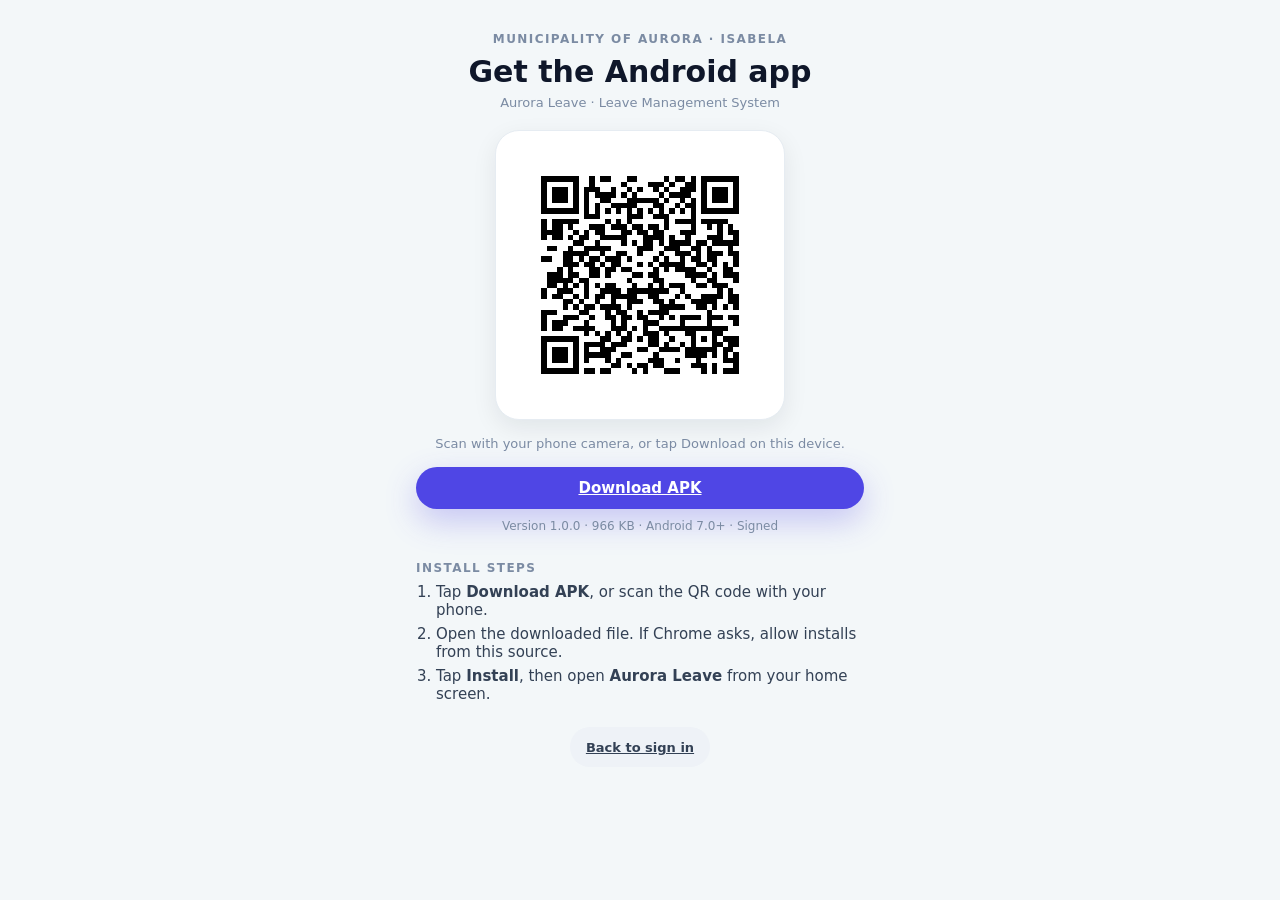
<file: download.html>
<!doctype html>
<html lang="en">
<head>
<meta charset="utf-8">
<meta name="viewport" content="width=device-width, initial-scale=1, viewport-fit=cover">
<title>Get the Android app — Aurora Leave</title>
<link rel="manifest" href="manifest.webmanifest">
<link rel="icon" href="icons/icon-192.png" type="image/png">
<link rel="apple-touch-icon" href="icons/apple-touch.png">
<meta name="theme-color" content="#0F172A">
<link rel="stylesheet" href="css/tokens.css">
<link rel="stylesheet" href="css/base.css">
<link rel="stylesheet" href="css/employee.css">
<style>
.dl-wrap { max-width: 480px; margin: 0 auto; padding: 32px 16px 48px; }
.dl-head { text-align: center; margin-bottom: 20px; }
.dl-head h1 { margin: 6px 0; }
.dl-sub { color: var(--muted); font-size: var(--fs-sm); margin: 0; }
.qr-card {
  background: #fff; border: 1px solid var(--line); border-radius: var(--radius-card);
  padding: 24px; width: max-content; max-width: 100%; margin: 16px auto;
  box-shadow: var(--shadow-soft);
}
.qr-card img { display: block; width: 240px; height: 240px; }
.qr-hint { text-align: center; color: var(--muted); font-size: var(--fs-sm); margin: 0 0 16px; }
.dl-actions { display: grid; gap: 10px; margin-bottom: 10px; }
.dl-actions .btn { width: 100%; }
.meta-line { text-align: center; color: var(--muted); font-size: var(--fs-xs); margin: 0 0 28px; }
.back-link { text-align: center; margin: 24px 0 0; }
</style>
</head>
<body>
<div class="dl-wrap">
  <div class="dl-head">
    <p class="sec-label">Municipality of Aurora · Isabela</p>
    <h1>Get the Android app</h1>
    <p class="dl-sub">Aurora Leave · Leave Management System</p>
  </div>

  <div class="qr-card">
    <img src="img/qr-android.svg" alt="QR code that opens the Aurora Leave Android APK download" width="240" height="240">
  </div>
  <p class="qr-hint">Scan with your phone camera, or tap Download on this device.</p>

  <div class="dl-actions">
    <a class="btn btn-primary" href="downloads/Aurora-Leave.apk" download>Download APK</a>
  </div>
  <p class="meta-line">Version 1.0.0 · 966 KB · Android 7.0+ · Signed</p>

  <p class="sec-label">Install steps</p>
  <ol class="install-steps">
    <li>Tap <strong>Download APK</strong>, or scan the QR code with your phone.</li>
    <li>Open the downloaded file. If Chrome asks, allow installs from this source.</li>
    <li>Tap <strong>Install</strong>, then open <strong>Aurora Leave</strong> from your home screen.</li>
  </ol>

  <p class="back-link"><a class="btn btn-ghost btn-sm" href="login.html">Back to sign in</a></p>
</div>
</body>
</html>
</file>
<file: css/tokens.css>
/* Design tokens — the ONLY place for colors, spacing, radii, shadows,
 * font sizes and the z-index scale. No hard-coded colors elsewhere. */
:root {
  --navy: #0f172a;
  --navy-2: #1e2a5a;
  --page: #f3f7f9;
  --card: #ffffff;
  --ink: #0f172a;
  --ink-2: #334155;
  --muted: #7b8ba3;
  --line: #e6ecf2;
  --indigo: #4f46e5;
  --indigo-dark: #4338ca;
  --indigo-tint: #eef0ff;
  --indigo-disabled: #b9bfe3;
  --sick: #f43f5e;
  --sick-tint: #ffeef1;
  --orange: #f59e0b;
  --orange-tint: #fef3e2;
  --green: #10b981;
  --green-tint: #e6f9f1;
  --pending-bg: #fef3c7;
  --pending-text: #b45309;
  --slate-pill: #eef2f7;
  --danger: #dc2626;
  --radius-card: 24px;
  --radius-input: 20px;
  --radius-pill: 999px;
  --shadow-soft: 0 8px 24px rgba(15, 23, 42, 0.08);
  --shadow-lift: 0 12px 32px rgba(79, 70, 229, 0.28);
  --font: "Plus Jakarta Sans", system-ui, -apple-system, "Segoe UI", Roboto, sans-serif;
  --fs-xs: 12px;
  --fs-sm: 13px;
  --fs-base: 15px;
  --fs-lg: 18px;
  --fs-xl: 24px;
  --fs-2xl: 32px;
  --space-1: 4px;
  --space-2: 8px;
  --space-3: 12px;
  --space-4: 16px;
  --space-5: 20px;
  --space-6: 24px;
  --z-strip: 30;
  --z-nav: 40;
  --z-fab: 45;
  --z-sheet: 60;
  --z-modal: 70;
  --z-toast: 90;
  --z-debug: 120;
}
</file>
<file: css/base.css>
/* Base: reset, stability, accessibility. Loaded by every page. */
*, *::before, *::after { box-sizing: border-box; }
* { min-width: 0; }
html, body { margin: 0; padding: 0; }
body {
  font-family: var(--font);
  background: var(--page);
  color: var(--ink);
  font-size: var(--fs-base);
  min-height: 100vh;
  min-height: 100dvh;
  -webkit-text-size-adjust: 100%;
}
img, svg, video { max-width: 100%; }
button { font-family: inherit; min-height: 44px; touch-action: manipulation; }
input, select, textarea { font-family: inherit; font-size: 16px; max-width: 100%; }
input[type="date"] { min-height: 44px; -webkit-appearance: none; appearance: none; }
:focus-visible { outline: 3px solid var(--indigo); outline-offset: 2px; border-radius: 8px; }

/* Long user text never breaks layout */
.ow { overflow-wrap: anywhere; word-break: break-word; }
.ellipsis { white-space: nowrap; overflow: hidden; text-overflow: ellipsis; }
.clamp-2 {
  display: -webkit-box; -webkit-line-clamp: 2; -webkit-box-orient: vertical;
  overflow: hidden;
}

/* Section labels: uppercase, letter-spaced, muted */
.sec-label {
  font-size: var(--fs-xs); font-weight: 800; letter-spacing: 0.12em;
  text-transform: uppercase; color: var(--muted); margin: 0 0 var(--space-2);
}

/* Cards / inputs */
.card {
  background: var(--card); border: 1px solid var(--line);
  border-radius: var(--radius-card); box-shadow: var(--shadow-soft);
}
.field {
  width: 100%; border: 1px solid var(--line); border-radius: var(--radius-input);
  background: var(--card); padding: 12px 16px; color: var(--ink);
}
.field::placeholder { color: var(--muted); }
textarea.field { resize: vertical; min-height: 96px; }

.pw-wrap { position: relative; }
.pw-wrap .field { padding-right: 52px; }
.pw-toggle {
  position: absolute; top: 50%; right: 6px; transform: translateY(-50%);
  width: 40px; height: 40px; min-height: 40px; padding: 0; border: 0; border-radius: 12px;
  background: transparent; color: var(--muted); cursor: pointer;
  display: inline-flex; align-items: center; justify-content: center;
}
.pw-toggle:hover { color: var(--indigo); }
.pw-wrap input::-ms-reveal, .pw-wrap input::-ms-clear { display: none; }

/* Buttons */
.btn {
  display: inline-flex; align-items: center; justify-content: center; gap: 8px;
  border: 0; border-radius: var(--radius-pill); padding: 12px 24px;
  font-weight: 800; font-size: var(--fs-base); cursor: pointer;
  max-width: 100%; white-space: nowrap; overflow: hidden; text-overflow: ellipsis;
}
.btn-primary { background: var(--indigo); color: #fff; }
.btn-primary:not(:disabled) { box-shadow: var(--shadow-lift); }
.btn-primary:disabled { background: var(--indigo-disabled); cursor: not-allowed; box-shadow: none; }
.btn-ghost { background: var(--slate-pill); color: var(--ink-2); }
.btn-danger { background: var(--sick-tint); color: var(--danger); }
.btn-sm { min-height: 40px; padding: 8px 16px; font-size: var(--fs-sm); }

.icon-btn {
  display: inline-flex; align-items: center; justify-content: center; flex: none;
  width: 44px; height: 44px; min-width: 44px; min-height: 44px; padding: 0;
  border: 0; border-radius: 12px; background: transparent; color: var(--muted);
  cursor: pointer; line-height: 1;
  transition: background-color 0.15s ease, color 0.15s ease;
}
.icon-btn:hover { background: var(--slate-pill); color: var(--ink-2); }
.icon-btn:active { background: var(--line); }
.icon-btn.danger { color: var(--danger); background: var(--sick-tint); }
.icon-btn.danger:hover,
.icon-btn.danger:active { color: #fff; background: var(--danger); }
.icon-btn svg { display: block; pointer-events: none; }
.btn .spin {
  width: 16px; height: 16px; border-radius: 50%;
  border: 2px solid rgba(255, 255, 255, 0.4); border-top-color: #fff;
  animation: spin 0.7s linear infinite;
}
@keyframes spin { to { transform: rotate(360deg); } }

/* Status pills */
.pill {
  display: inline-flex; align-items: center; padding: 4px 12px;
  border-radius: var(--radius-pill); font-size: var(--fs-xs); font-weight: 800;
  letter-spacing: 0.04em; text-transform: uppercase; white-space: nowrap;
}
.pill-pending, .pill-under_review, .pill-for_supervisor_review, .pill-for_final_approval, .pill-draft {
  background: var(--pending-bg); color: var(--pending-text);
}
.pill-approved { background: var(--green-tint); color: #047857; }
.pill-rejected, .pill-cancelled { background: var(--sick-tint); color: var(--danger); }
.pill-neutral { background: var(--slate-pill); color: var(--ink-2); }

/* Loading / empty / error states */
.skeleton {
  border-radius: 12px;
  background: linear-gradient(90deg, var(--slate-pill) 25%, #f8fafc 50%, var(--slate-pill) 75%);
  background-size: 200% 100%; animation: shimmer 1.2s infinite; min-height: 20px;
}
@keyframes shimmer { to { background-position: -200% 0; } }
.state-box { text-align: center; padding: 40px 20px; color: var(--muted); }
.state-box .big { font-size: 40px; margin-bottom: 8px; }

/* Tables: horizontal scroll wrapper; stacked cards under 700px via .cards */
.table-scroll { overflow-x: auto; -webkit-overflow-scrolling: touch; }
table.data { width: 100%; border-collapse: collapse; font-size: var(--fs-sm); }
table.data th, table.data td { text-align: left; padding: 10px 12px; border-bottom: 1px solid var(--line); vertical-align: top; }
table.data th { font-size: var(--fs-xs); text-transform: uppercase; letter-spacing: 0.08em; color: var(--muted); }

/* Bottom sheet + modal */
.scrim {
  position: fixed; inset: 0; background: rgba(15, 23, 42, 0.5);
  z-index: var(--z-sheet); display: flex; align-items: flex-end; justify-content: center;
}
.sheet {
  background: var(--card); border-radius: 28px 28px 0 0; width: 100%; max-width: 560px;
  max-height: 90vh; max-height: 90dvh; overflow-y: auto; padding: 12px 20px 32px;
}
.sheet-grip { width: 48px; height: 5px; border-radius: 99px; background: var(--line); margin: 4px auto 16px; }
.modal-wrap { position: fixed; inset: 0; z-index: var(--z-modal); display: flex; align-items: center; justify-content: center; padding: 16px; background: rgba(15, 23, 42, 0.5); }
.modal { background: var(--card); border-radius: var(--radius-card); padding: 24px; width: 100%; max-width: 440px; max-height: 90vh; max-height: 90dvh; overflow-y: auto; }

/* Toasts */
#toasts { position: fixed; left: 16px; right: 16px; bottom: calc(16px + env(safe-area-inset-bottom)); z-index: var(--z-toast); display: flex; flex-direction: column; gap: 8px; align-items: center; pointer-events: none; }
.toast {
  background: var(--navy); color: #fff; border-radius: 14px; padding: 12px 18px;
  font-size: var(--fs-sm); font-weight: 600; opacity: 0; transform: translateY(8px);
  transition: opacity 0.25s, transform 0.25s; max-width: 480px; overflow-wrap: anywhere;
}
.toast.show { opacity: 1; transform: none; }
.toast-error { background: var(--danger); }
.toast-success { background: #047857; }

/* Layout-debug badge */
#layout-debug-badge {
  position: fixed; right: 12px; bottom: 12px; z-index: var(--z-debug);
  background: var(--danger); color: #fff; font-size: 12px; font-weight: 800;
  border-radius: 99px; padding: 8px 14px;
}
.ldb-overflow { outline: 3px solid red !important; }

@media (prefers-reduced-motion: reduce) {
  *, *::before, *::after { animation-duration: 0.01ms !important; transition-duration: 0.01ms !important; }
}
</file>
<file: css/employee.css>
/* Employee app: mobile-first, centered ~480px column on desktop. */
.emp-col { max-width: 480px; margin: 0 auto; min-height: 100vh; min-height: 100dvh; position: relative; }
.emp-body { padding-bottom: calc(96px + env(safe-area-inset-bottom)); }

/* Navy profile header, rounded bottom corners */
.emp-head {
  background: linear-gradient(160deg, var(--navy) 0%, var(--navy-2) 100%);
  color: #fff; border-radius: 0 0 32px 32px; padding: 28px 20px 32px;
}
.emp-head-row { display: flex; align-items: center; gap: 12px; flex-wrap: wrap; }
.avatar {
  width: 56px; height: 56px; border-radius: 50%; flex: none;
  display: flex; align-items: center; justify-content: center;
  font-weight: 800; font-size: 22px; color: #fff;
}
.staff-pill {
  display: inline-block; font-size: 10px; font-weight: 800; letter-spacing: 0.14em;
  background: rgba(255, 255, 255, 0.14); color: #c7d2fe;
  border-radius: var(--radius-pill); padding: 4px 12px; margin-bottom: 6px;
}
.emp-name { font-size: 20px; font-weight: 800; margin: 0; }
.emp-sub { color: #c7d2fe; font-size: var(--fs-sm); }
.logout-btn {
  margin-left: auto; background: rgba(255, 255, 255, 0.12); color: #fff;
  border: 0; border-radius: var(--radius-pill); padding: 8px 14px;
  font-size: var(--fs-sm); font-weight: 700; cursor: pointer; min-height: 44px;
}

/* Section wrapper */
.emp-sec { padding: 20px 16px 0; }
.emp-sec-head { display: flex; align-items: baseline; justify-content: space-between; gap: 8px; margin-bottom: 12px; }

/* 2x2 balance cards */
.bal-grid { display: grid; grid-template-columns: minmax(0, 1fr) minmax(0, 1fr); gap: 12px; }
.bal-card { padding: 16px; position: relative; overflow: hidden; }
.bal-top { display: flex; align-items: center; justify-content: space-between; gap: 8px; }
.bal-name { font-size: var(--fs-xs); font-weight: 700; color: var(--ink-2); }
.bal-quota { font-size: 10px; font-weight: 800; background: var(--slate-pill); color: var(--muted); border-radius: var(--radius-pill); padding: 2px 8px; white-space: nowrap; }
.bal-num { font-size: var(--fs-2xl); font-weight: 800; margin: 4px 0 8px; }
.bal-bar { height: 8px; border-radius: 99px; background: var(--slate-pill); overflow: hidden; }
.bal-fill { height: 100%; border-radius: 99px; background: var(--bar-color, var(--indigo)); width: var(--bar-w, 0%); }

/* Segmented tabs */
.seg { display: grid; grid-template-columns: minmax(0, 1fr) minmax(0, 1fr) minmax(0, 1fr); background: var(--card); border: 1px solid var(--line); border-radius: var(--radius-pill); padding: 4px; gap: 4px; }
.seg button { border: 0; background: transparent; border-radius: var(--radius-pill); font-weight: 800; font-size: var(--fs-sm); color: var(--muted); cursor: pointer; min-height: 44px; position: relative; }
.seg button.on { background: var(--indigo-tint); color: var(--indigo); }
.seg .dot { position: absolute; top: 8px; right: calc(50% - 26px); width: 8px; height: 8px; border-radius: 50%; background: var(--indigo); }

/* Request cards */
.req-card { display: flex; gap: 0; padding: 0; margin-bottom: 12px; overflow: hidden; }
.req-accent { flex: none; width: 6px; }
.req-accent.PENDING, .req-accent.UNDER_REVIEW, .req-accent.FOR_SUPERVISOR_REVIEW, .req-accent.FOR_FINAL_APPROVAL, .req-accent.DRAFT { background: var(--orange); }
.req-accent.APPROVED { background: var(--green); }
.req-accent.REJECTED, .req-accent.CANCELLED { background: var(--sick); }
.req-main { flex: 1; padding: 14px 14px 14px 12px; min-width: 0; }
.req-top { display: flex; align-items: center; gap: 8px; flex-wrap: wrap; }
.req-type { font-weight: 800; text-transform: uppercase; font-size: var(--fs-sm); letter-spacing: 0.04em; }
.req-dates { color: var(--muted); font-size: var(--fs-sm); margin-top: 4px; }
.req-reason { font-style: italic; color: var(--ink-2); margin-top: 6px; font-size: var(--fs-sm); }
.req-actions { margin-left: auto; display: flex; gap: 4px; }

/* FAB + bottom nav */
.fab {
  position: fixed; bottom: calc(92px + env(safe-area-inset-bottom)); right: 20px;
  width: 60px; height: 60px; border-radius: 50%; border: 0; z-index: var(--z-fab);
  background: var(--indigo); color: #fff; font-size: 30px; line-height: 1; cursor: pointer;
  box-shadow: var(--shadow-lift);
}
.bottom-nav {
  position: fixed; left: 0; right: 0; bottom: 0; z-index: var(--z-nav);
  background: var(--card); border-top: 1px solid var(--line);
  padding-bottom: env(safe-area-inset-bottom);
}
.bottom-nav-inner { max-width: 480px; margin: 0 auto; display: grid; grid-template-columns: repeat(5, minmax(0, 1fr)); }
.bottom-nav button { border: 0; background: transparent; color: var(--muted); font-size: 11px; font-weight: 700; cursor: pointer; padding: 8px 2px; display: flex; flex-direction: column; align-items: center; gap: 2px; min-height: 60px; }
.bottom-nav button.on { color: var(--indigo); }
.bottom-nav .nbadge { background: var(--sick); color: #fff; border-radius: 99px; font-size: 10px; padding: 0 6px; }

/* Wizard */
.wiz-head { background: var(--card); border-bottom: 1px solid var(--line); padding: 16px; position: sticky; top: 0; z-index: 10; }
.wiz-title { font-size: var(--fs-lg); font-weight: 800; margin: 0; }
.wiz-sub { color: var(--muted); font-size: var(--fs-sm); }
.tile-grid { display: grid; grid-template-columns: repeat(3, minmax(0, 1fr)); gap: 10px; }
.tile { border: 2px solid var(--line); border-radius: 18px; background: var(--card); padding: 12px 8px; text-align: center; cursor: pointer; font-size: var(--fs-xs); font-weight: 700; min-height: 88px; display: flex; flex-direction: column; align-items: center; justify-content: center; gap: 4px; }
.tile.sel { border-color: var(--indigo); background: var(--indigo-tint); color: var(--indigo-dark); }
.tile .rem { font-size: 10px; color: var(--muted); font-weight: 600; }
.tile.sel .rem { color: var(--indigo); }
.date-row { display: grid; grid-template-columns: minmax(0, 1fr) minmax(0, 1fr); gap: 10px; }
.days-live { font-weight: 800; color: var(--indigo); margin-top: 8px; }
.doc-row { display: flex; align-items: center; gap: 8px; padding: 10px 12px; border: 1px solid var(--line); border-radius: 14px; margin-top: 8px; flex-wrap: wrap; }
.submit-wrap { padding: 8px 0 24px; }
.submit-btn { width: 100%; padding: 16px; font-size: var(--fs-lg); }

/* Calendar */
.cal-grid { display: grid; grid-template-columns: repeat(7, minmax(0, 1fr)); gap: 4px; }
.cal-dow { text-align: center; font-size: 11px; font-weight: 800; color: var(--muted); padding: 4px 0; }
.cal-day { aspect-ratio: 1; border-radius: 12px; display: flex; align-items: center; justify-content: center; font-size: var(--fs-sm); position: relative; background: var(--card); border: 1px solid transparent; }
button.cal-day { color: inherit; padding: 0; cursor: pointer; min-height: 44px; }
.cal-day.dim { visibility: hidden; }
.cal-day.has-APPROVED { background: var(--green-tint); font-weight: 800; }
.cal-day.has-PENDING { background: var(--pending-bg); font-weight: 800; }
.cal-day.is-holiday { border-color: var(--orange); }
.cal-day.is-observance { border-color: var(--line); border-style: dashed; color: var(--muted); }
.cal-legend { display: flex; gap: 12px; flex-wrap: wrap; font-size: var(--fs-xs); color: var(--muted); }

/* Timeline */
.timeline { list-style: none; margin: 12px 0 0; padding: 0; }
.timeline li { position: relative; padding: 0 0 16px 24px; }
.timeline li::before { content: ""; position: absolute; left: 6px; top: 6px; width: 8px; height: 8px; border-radius: 50%; background: var(--indigo); }
.timeline li::after { content: ""; position: absolute; left: 9px; top: 18px; bottom: 0; width: 2px; background: var(--line); }
.timeline li:last-child::after { display: none; }

/* Install-app strip (js/pwa.js) — floating banner, sticks while scrolling. */
.install-strip {
  position: sticky; top: 0; z-index: var(--z-strip);
  margin: var(--space-3) 16px;
  display: flex; align-items: center; gap: var(--space-2);
  padding: 10px 10px 10px 14px;
  background: var(--indigo-tint); border: 1px solid var(--line);
  border-radius: var(--radius-pill); box-shadow: var(--shadow-soft);
}
.install-strip-text { flex: 1; font-size: var(--fs-sm); font-weight: 600; color: var(--ink-2); }
.install-strip-btn {
  flex: none; border: 0; border-radius: var(--radius-pill);
  background: var(--indigo); color: #fff;
  font: inherit; font-size: var(--fs-sm); font-weight: 700;
  padding: 8px 14px; cursor: pointer;
}
.install-strip-x {
  flex: none; border: 0; background: transparent; color: var(--muted);
  font-size: var(--fs-base); line-height: 1; padding: 6px 8px; cursor: pointer;
}
.install-strip-link {
  flex: none; color: var(--indigo); font-size: var(--fs-sm);
  font-weight: 700; text-decoration: none; padding: 6px 2px;
}
.install-steps { margin: 0 0 16px; padding-left: 20px; font-size: var(--fs-base); color: var(--ink-2); }
.install-steps li { margin-bottom: 6px; }
</file>
